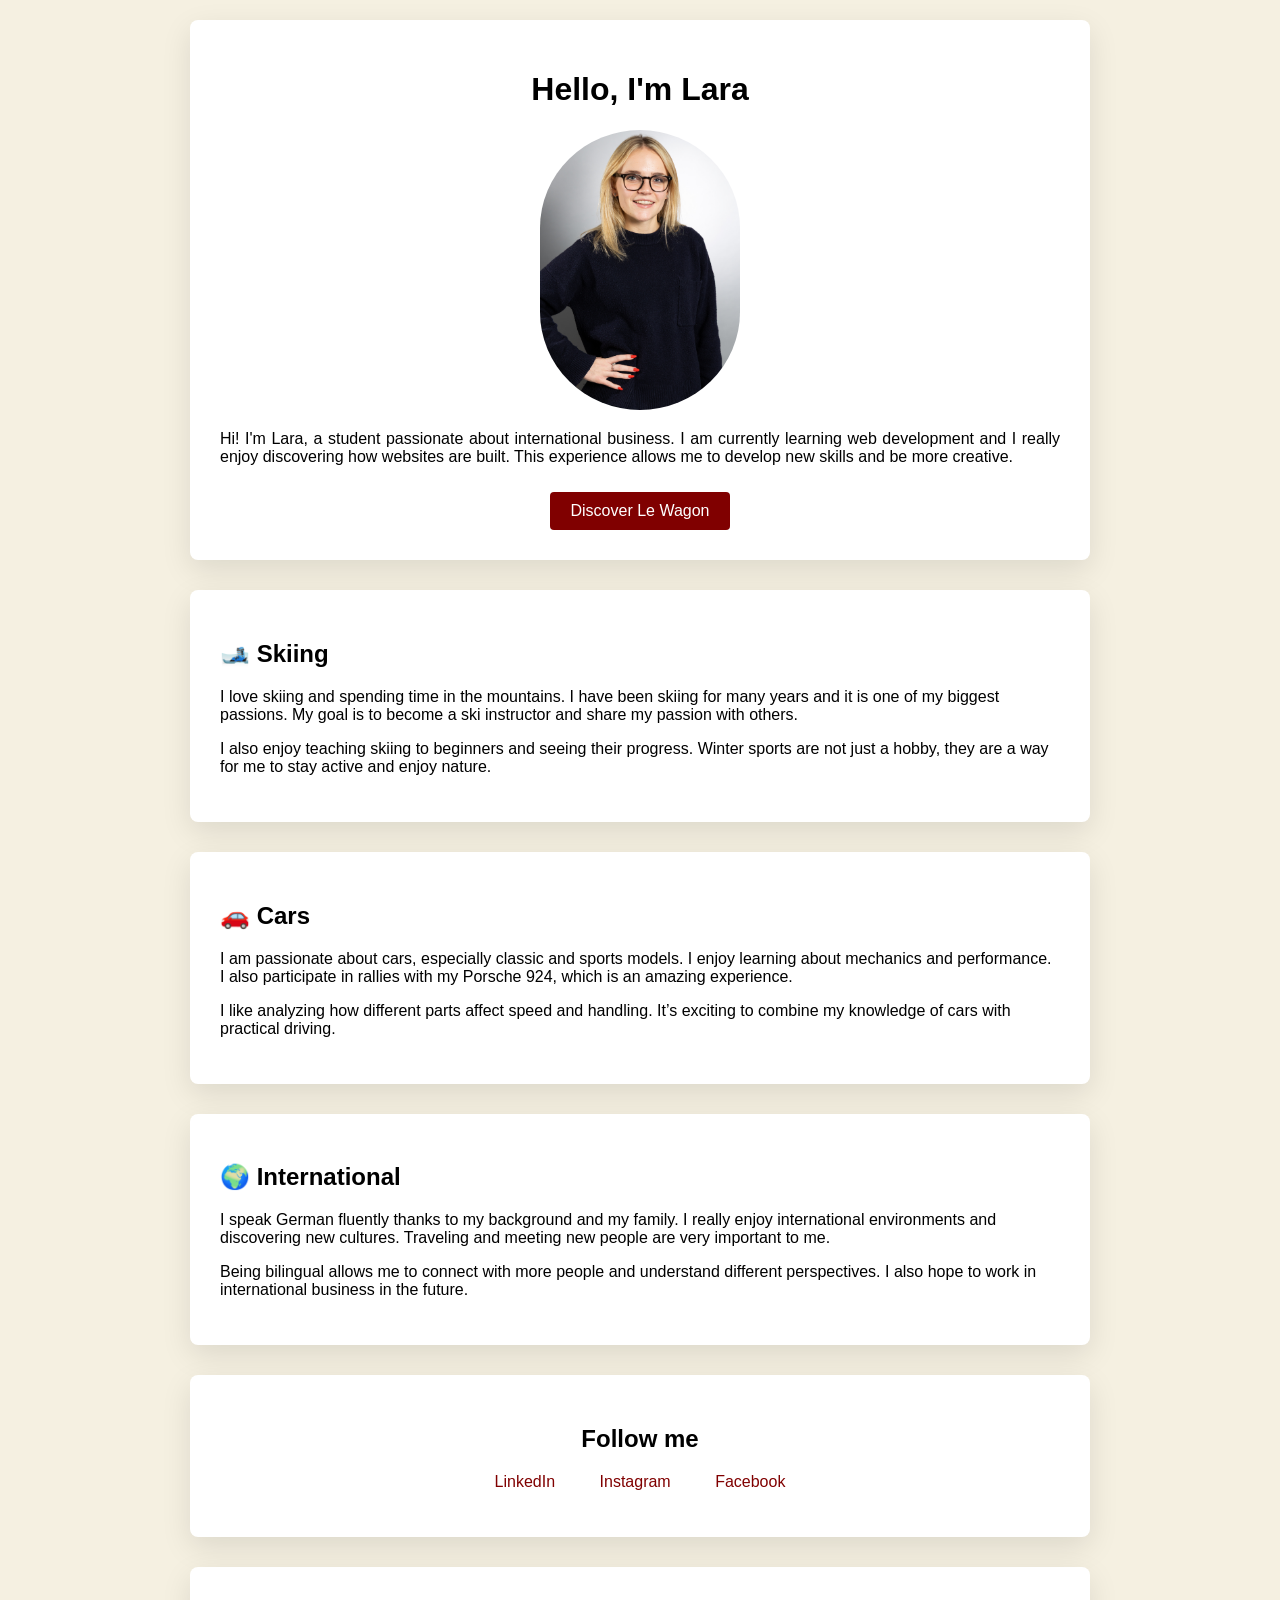
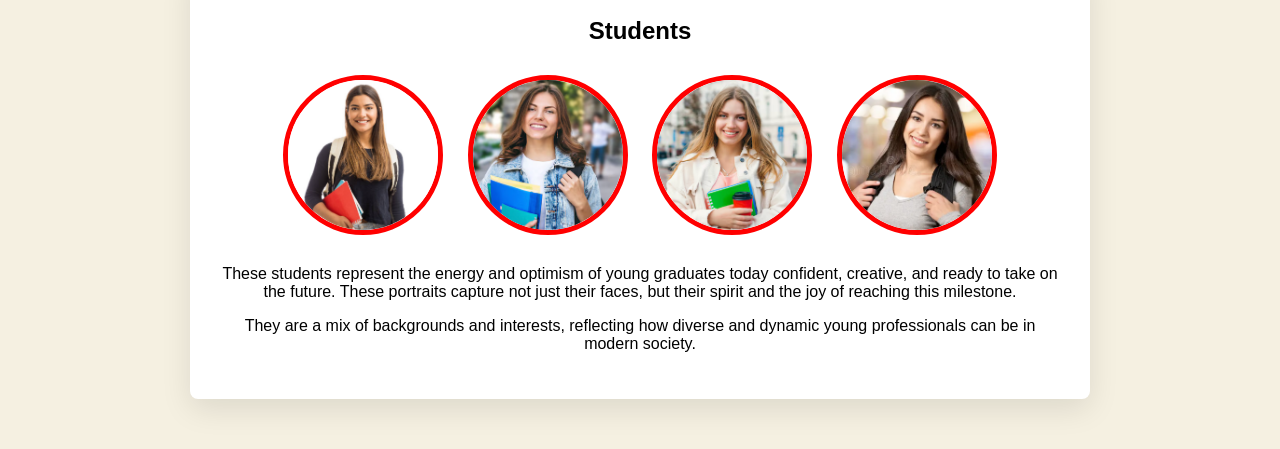
<file: MY PROFILE/index.html>
<!DOCTYPE html>
<html>
  <head>
    <title>My Profile - Lara</title>
    <meta name="description" content="This is Lara's profile page">
    <meta charset="utf-8">
    <link rel="stylesheet" href="style.css">
  </head>

  <body>

    <div class="container">

      <!-- PROFIL -->
      <div class="card text-center" id="introduction">
        <h1>Hello, I'm Lara</h1>

        <img src="images/profile.jpg" alt="Lara" class="img-oval" id="profile-pic">

        <p class="text-justify">
          Hi! I'm Lara, a student passionate about international business. 
          I am currently learning web development and I really enjoy discovering how websites are built. 
          This experience allows me to develop new skills and be more creative.
        </p>

        <a href="https://www.lewagon.com" target="_blank" class="btn-red">
          Discover Le Wagon
        </a>
      </div>

      <!-- SKI -->
      <div class="card">
        <h2>🎿 Skiing</h2>
        <p>
          I love skiing and spending time in the mountains. 
          I have been skiing for many years and it is one of my biggest passions. 
          My goal is to become a ski instructor and share my passion with others.
        </p>
        <p>
          I also enjoy teaching skiing to beginners and seeing their progress. 
          Winter sports are not just a hobby, they are a way for me to stay active and enjoy nature.
        </p>
      </div>

      <!-- CARS -->
      <div class="card">
        <h2>🚗 Cars</h2>
        <p>
          I am passionate about cars, especially classic and sports models. 
          I enjoy learning about mechanics and performance. 
          I also participate in rallies with my Porsche 924, which is an amazing experience.
        </p>
        <p>
          I like analyzing how different parts affect speed and handling. 
          It’s exciting to combine my knowledge of cars with practical driving.
        </p>
      </div>

      <!-- INTERNATIONAL -->
      <div class="card">
        <h2>🌍 International</h2>
        <p>
          I speak German fluently thanks to my background and my family. 
          I really enjoy international environments and discovering new cultures. 
          Traveling and meeting new people are very important to me.
        </p>
        <p>
          Being bilingual allows me to connect with more people and understand different perspectives. 
          I also hope to work in international business in the future.
        </p>
      </div>

      <!-- SOCIAL -->
      <div class="card text-center">
        <h2>Follow me</h2>
        <ul class="list-inline">
          <li>
            <a href="https://www.linkedin.com/in/lara-junker-559290390/?skipRedirect=true" target="_blank">LinkedIn</a>
          </li>
          <li>
            <a href="https://www.instagram.com" target="_blank">Instagram</a>
          </li>
          <li>
            <a href="https://www.facebook.com" target="_blank">Facebook</a>
          </li>
        </ul>
      </div>

      <!-- STUDENTS -->
      <div class="card text-center">
        <h2>Students</h2>

        <!-- Photos des étudiants avec cercle rouge -->
        <img src="images/profile2.jpg" alt="profile2 " class="img-circle img-bordered-red">
        <img src="images/profile3.jpg" alt="profile3 " class="img-circle img-bordered-red">
        <img src="images/profile4.jpg" alt="profile4 " class="img-circle img-bordered-red">
        <img src="images/profile5.jpg" alt="profile5 " class="img-circle img-bordered-red">

        <p>
          These students represent the energy and optimism of young graduates today confident, creative, and ready to take on the future. 
          These portraits capture not just their faces, but their spirit and the joy of reaching this milestone.
        </p>
        <p>
          They are a mix of backgrounds and interests, reflecting how diverse and dynamic young professionals can be in modern society.
        </p>
      </div>

    </div>

  </body>
</html>
      </div>

    </div>

  </body>
</html>
</file>
<file: MY PROFILE/style.css>
/* General */
body {
  font-family: Arial, sans-serif;
  background-color: #f5f0e1; /* beige clair */
  margin: 0;
  padding: 0;
}

.container {
  max-width: 900px;
  margin: 0 auto;
  padding: 20px;
}

/* Card */
.card {
  background: white;
  padding: 30px;
  margin-bottom: 30px;
  border-radius: 8px;
  box-shadow: 0 10px 30px rgba(0,0,0,0.1);
}

/* Texte */
.text-center {
  text-align: center;
}

.text-justify {
  text-align: justify;
}

/* titles */
h1, h2 {
  font-weight: bold;
}

/* link */
a {
  color: #800000; /* bordeaux */
  text-decoration: none;
}

a:hover {
  text-decoration: underline;
}

/* Bouton */
.btn-red {
  display: inline-block;
  background-color: #800000;
  color: white;
  padding: 10px 20px;
  border-radius: 4px;
  text-decoration: none;
  margin-top: 10px;
}

.btn-red:hover {
  background-color: #a00000;
}

/* Liste inline */
.list-inline {
  list-style: none;
  padding-left: 0;
}

.list-inline > li {
  display: inline;
  padding: 0 20px;
}

/* Images */
.img-oval {
  width: 200px;
  height: 280px;
  object-fit: cover;
  border-radius: 50% / 35%; /* ovale */
  display: block;
  margin: 0 auto 20px auto;
}

.img-circle {
  width: 150px;
  height: 150px;
  object-fit: cover;
  border-radius: 50%;
  margin: 10px;
}

/* Cercle red  */
.img-bordered-red {
  border: 5px solid red;
}

/*  image  */
.img-circle.img-bordered-red {
  border-radius: 50%;
  border: 5px solid red;
}
</file>
